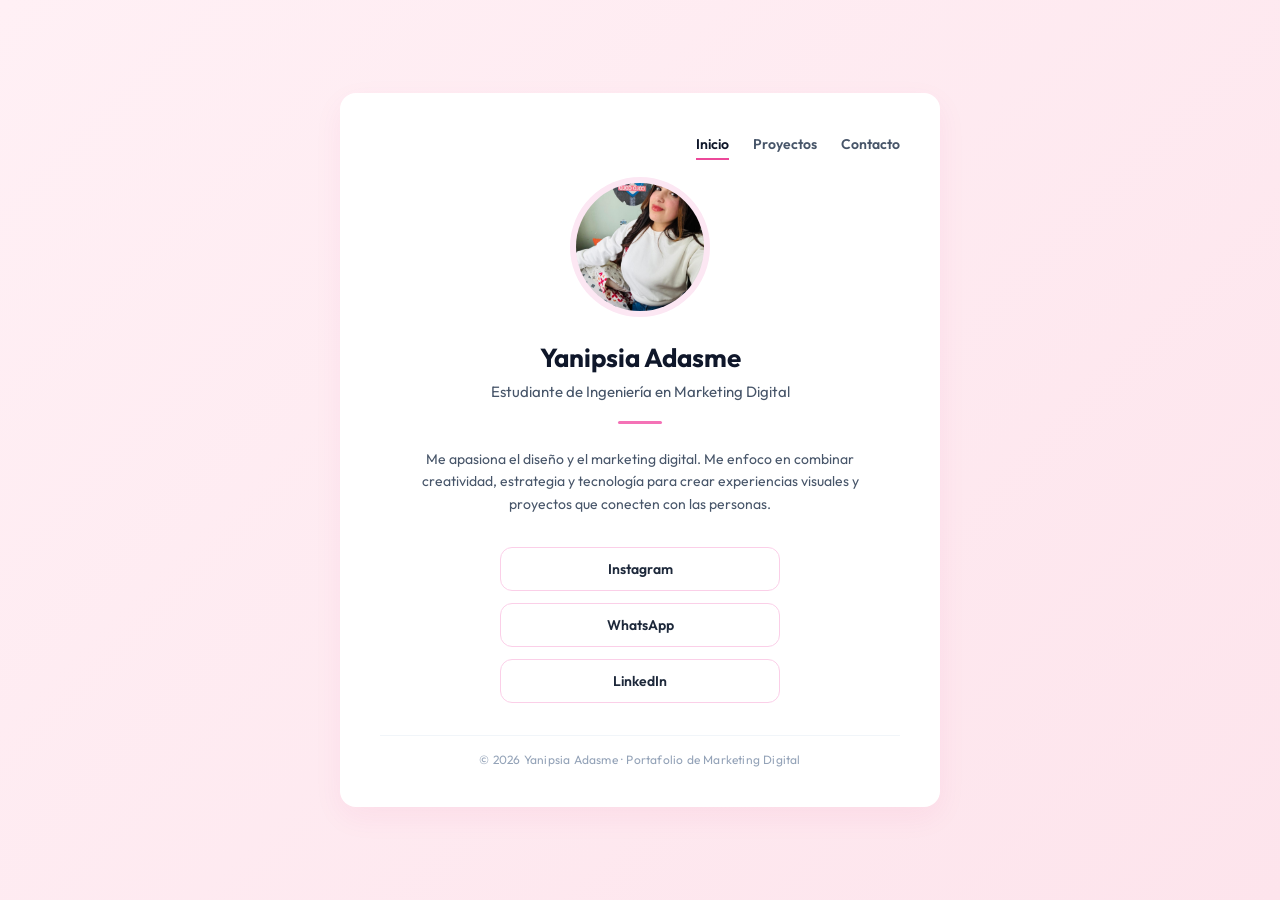
<file: index.html>
<!DOCTYPE html>
<html lang="es">

<head>
    <meta charset="UTF-8">
    <meta name="viewport" content="width=device-width, initial-scale=1.0">
    <title>Mi Portafolio - Tarjeta de Presentación</title>
    <!-- Vinculación del archivo CSS externo -->
    <link rel="stylesheet" href="css/style.css">
    <!-- Estilos de la librería Animate On Scroll (AOS) -->
    <link rel="stylesheet" href="https://unpkg.com/aos@next/dist/aos.css" />
    <!-- Tipografía desde Google Fonts (Outfit) -->
    <link rel="preconnect" href="https://fonts.googleapis.com">
    <link rel="preconnect" href="https://fonts.gstatic.com" crossorigin>
    <link href="https://fonts.googleapis.com/css2?family=Outfit:wght@300;400;600;700&display=swap" rel="stylesheet">
</head>

<body>

    <!-- CONTENEDOR CENTRAL SEMÁNTICO (TARJETA DE PRESENTACIÓN) -->
    <main class="card" data-aos="fade-up" data-aos-duration="700">
        <!-- 1. ENCABEZADO Y MENÚ DE NAVEGACIÓN -->
        <header class="main-header">
            <nav class="nav-menu">
                <ul>
                    <li><a href="index.html" class="active">Inicio</a></li>
                    <li><a href="proyectos.html">Proyectos</a></li>
                    <li><a href="contacto.html">Contacto</a></li>
                </ul>
            </nav>
        </header>

        <!-- 2. SECCIÓN DE PERFIL PERSONAL -->
        <section class="profile-section">
            <!-- Foto de perfil con animación zoom-in -->
            <div class="avatar-container" data-aos="zoom-in" data-aos-delay="200">
                <img src="img/avatar.jpg" alt="Foto de perfil de Yanipsia Adasme" class="avatar-img">
            </div>

            <!-- Información personal y profesional -->
            <h1 class="profile-name" data-aos="fade-up" data-aos-delay="300">Yanipsia Adasme</h1>
            <p class="profile-title" data-aos="fade-up" data-aos-delay="350">Estudiante de Ingeniería en Marketing Digital</p>

            <!-- Línea horizontal decorativa -->
            <hr class="divider" data-aos="scale-up" data-aos-delay="400">

            <p class="profile-bio" data-aos="fade-up" data-aos-delay="450">
                Me apasiona el diseño y el marketing digital. Me enfoco en combinar creatividad,
                estrategia y tecnología para crear experiencias visuales y proyectos que conecten con las personas.
            </p>
        </section>

        <!-- 3. SECCIÓN DE REDES SOCIALES Y ENLACES EXTERNOS -->
        <section class="social-section" data-aos="fade-up" data-aos-delay="500">
            <div class="social-links">
                <a href="https://www.instagram.com/Yaniiii.liset/" target="_blank" rel="noopener noreferrer" class="social-btn">Instagram</a>
                <a href="https://wa.me/56942504374" target="_blank" rel="noopener noreferrer" class="social-btn">WhatsApp</a>
                <a href="https://www.linkedin.com" target="_blank" rel="noopener noreferrer" class="social-btn">LinkedIn</a>
            </div>
        </section>

        <!-- 4. PIE DE PÁGINA SEMÁNTICO -->
        <footer class="card-footer" data-aos="fade" data-aos-delay="600">
            <p>&copy; 2026 Yanipsia Adasme &middot; Portafolio de Marketing Digital</p>
        </footer>
    </main>

    <!-- Librería JavaScript de AOS -->
    <script src="https://unpkg.com/aos@next/dist/aos.js"></script>
    <script>
        AOS.init({
            duration: 800,
            once: true
        });
    </script>
</body>

</html>
</file>
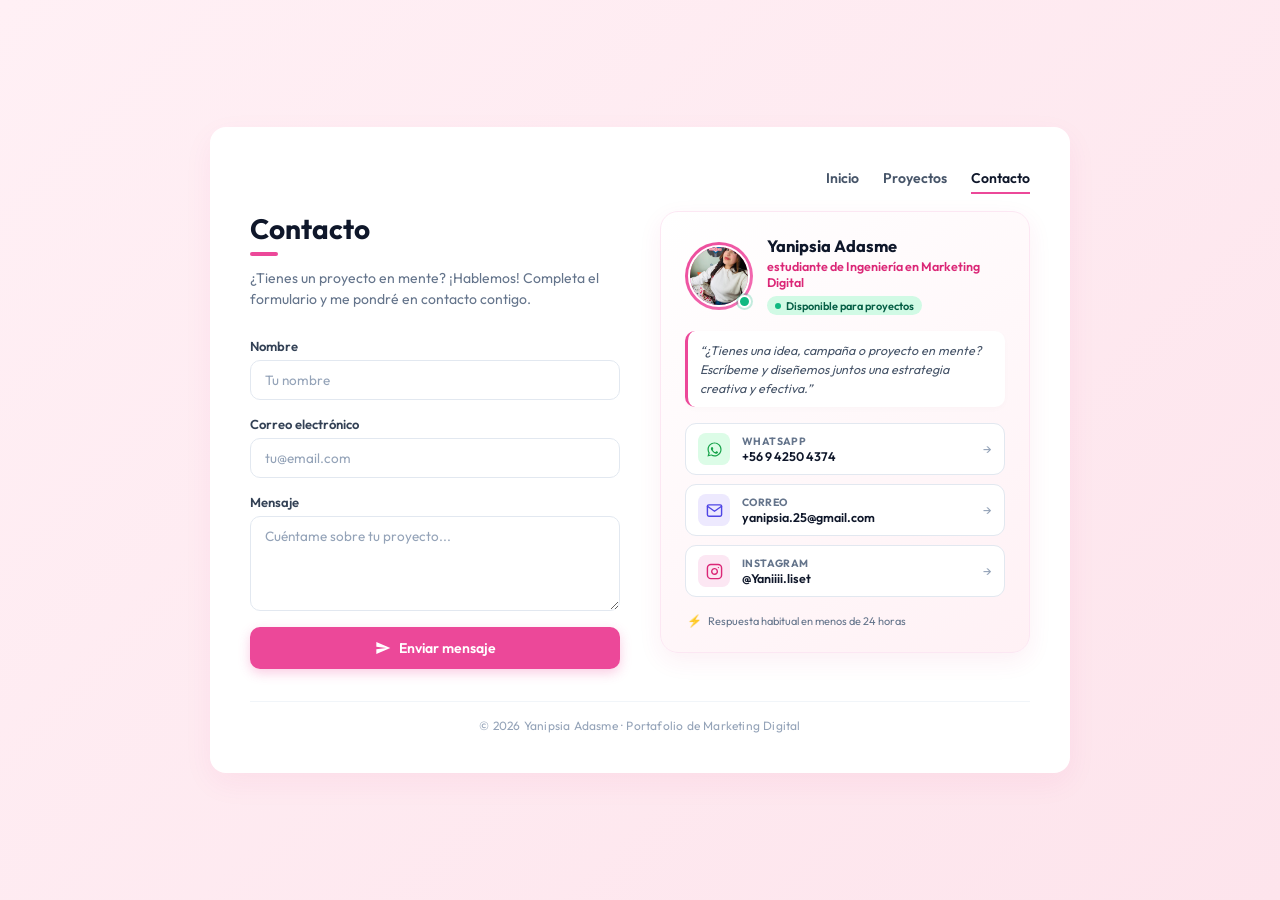
<file: contacto.html>
<!DOCTYPE html>
<html lang="es">

<head>
    <meta charset="UTF-8">
    <meta name="viewport" content="width=device-width, initial-scale=1.0">
    <title>Contacto - Yanipsia Adasme | Portafolio</title>
    <!-- Vinculación del archivo CSS común -->
    <link rel="stylesheet" href="css/style.css">
    <!-- Estilos de la librería Animate On Scroll (AOS) -->
    <link rel="stylesheet" href="https://unpkg.com/aos@next/dist/aos.css" />
    <!-- Tipografía Google Fonts Outfit -->
    <link rel="preconnect" href="https://fonts.googleapis.com">
    <link rel="preconnect" href="https://fonts.gstatic.com" crossorigin>
    <link href="https://fonts.googleapis.com/css2?family=Outfit:wght@300;400;600;700&display=swap" rel="stylesheet">
</head>

<body>

    <!-- CONTENEDOR CENTRAL SEMÁNTICO (TARJETA ANCHA PARA CONTACTO) -->
    <main class="card card-wide" data-aos="fade-up" data-aos-duration="700">
        <!-- MENÚ DE NAVEGACIÓN COMÚN -->
        <header class="main-header">
            <nav class="nav-menu">
                <ul>
                    <li><a href="index.html">Inicio</a></li>
                    <li><a href="proyectos.html">Proyectos</a></li>
                    <li><a href="contacto.html" class="active">Contacto</a></li>
                </ul>
            </nav>
        </header>

        <!-- LAYOUT DE CONTACTO EN DOS COLUMNAS -->
        <div class="contact-layout">
            <!-- COLUMNA IZQUIERDA: FORMULARIO -->
            <section class="contact-form-column" data-aos="fade-right" data-aos-delay="200">
                <header class="page-header">
                    <h1 class="page-title">Contacto</h1>
                    <div class="title-accent"></div>
                    <p class="page-subtitle">
                        ¿Tienes un proyecto en mente? ¡Hablemos! Completa el formulario y me pondré en contacto contigo.
                    </p>
                </header>

                <form action="#" method="POST" class="contact-form">
                    <div class="form-group">
                        <label for="nombre">Nombre</label>
                        <input type="text" id="nombre" name="nombre" placeholder="Tu nombre" required>
                    </div>

                    <div class="form-group">
                        <label for="email">Correo electrónico</label>
                        <input type="email" id="email" name="email" placeholder="tu@email.com" required>
                    </div>

                    <div class="form-group">
                        <label for="mensaje">Mensaje</label>
                        <textarea id="mensaje" name="mensaje" rows="4" placeholder="Cuéntame sobre tu proyecto..."
                            required></textarea>
                    </div>

                    <button type="submit" class="btn-submit">
                        <svg class="btn-icon" xmlns="http://www.w3.org/2000/svg" viewBox="0 0 24 24"
                            fill="currentColor">
                            <path d="M2.01 21L23 12 2.01 3 2 10l15 2-15 2z" />
                        </svg>
                        Enviar mensaje
                    </button>
                </form>
            </section>

            <!-- COLUMNA DERECHA: TARJETA DE CONTACTO PERSONALIZADA -->
            <aside class="contact-aside-column" data-aos="fade-left" data-aos-delay="300">
                <div class="contact-card-personalized">
                    <!-- Cabecera con foto de perfil y badge de disponibilidad -->
                    <div class="contact-profile-header">
                        <div class="contact-avatar-wrapper">
                            <img src="img/contacto-foto.jpg" alt="Foto de Yanipsia Adasme" class="contact-avatar-img">
                            <span class="contact-status-indicator" title="Disponible para nuevos proyectos"></span>
                        </div>
                        <div class="contact-profile-info">
                            <h2 class="contact-profile-name">Yanipsia Adasme</h2>
                            <p class="contact-profile-role">estudiante de Ingeniería en Marketing Digital</p>
                            <span class="contact-status-tag">
                                <span class="status-dot"></span> Disponible para proyectos
                            </span>
                        </div>
                    </div>

                    <!-- Mensaje personalizado -->
                    <p class="contact-personal-quote">
                        &ldquo;¿Tienes una idea, campaña o proyecto en mente? Escríbeme y diseñemos juntos una
                        estrategia creativa y efectiva.&rdquo;
                    </p>

                    <!-- Canales de contacto directo -->
                    <div class="contact-channels-list">
                        <!-- WhatsApp Directo -->
                        <a href="https://wa.me/56942504374?text=Hola%20Yanipsia,%20vi%20tu%20portafolio%20y%20me%20gustar%C3%ADa%20conversar%20sobre%20un%20proyecto"
                            target="_blank" rel="noopener noreferrer" class="contact-channel-item">
                            <div class="channel-icon whatsapp">
                                <svg xmlns="http://www.w3.org/2000/svg" viewBox="0 0 24 24" fill="currentColor">
                                    <path
                                        d="M12.04 2c-5.46 0-9.91 4.45-9.91 9.91 0 1.75.46 3.45 1.32 4.95L2.05 22l5.25-1.38c1.45.79 3.08 1.21 4.74 1.21 5.46 0 9.91-4.45 9.91-9.91 0-2.65-1.03-5.14-2.9-7.01A9.816 9.816 0 0 0 12.04 2zm.01 1.67c2.2 0 4.26.86 5.82 2.42a8.225 8.225 0 0 1 2.41 5.83c0 4.54-3.7 8.24-8.24 8.24-1.45 0-2.87-.38-4.12-1.1l-.3-.17-3.12.82.83-3.04-.19-.3a8.204 8.204 0 0 1-1.26-4.45c0-4.54 3.7-8.24 8.24-8.24zm4.52 11.66c-.25-.13-1.47-.72-1.7-.81-.23-.08-.39-.13-.56.13-.17.25-.64.81-.79.98-.14.17-.29.19-.54.06-.25-.13-1.06-.39-2.02-1.25-.75-.67-1.25-1.49-1.4-1.74-.14-.25-.02-.39.11-.51.11-.11.25-.29.37-.44.13-.14.17-.25.25-.42.08-.17.04-.31-.02-.44-.06-.13-.56-1.35-.77-1.85-.2-.49-.41-.42-.56-.43l-.48-.01c-.17 0-.44.06-.67.31-.23.25-.87.85-.87 2.08s.89 2.41 1.01 2.58c.13.17 1.75 2.67 4.24 3.74.59.26 1.05.41 1.41.53.59.19 1.13.16 1.56.1.48-.07 1.47-.6 1.68-1.18.21-.58.21-1.07.15-1.18-.06-.1-.23-.17-.48-.29z" />
                                </svg>
                            </div>
                            <div class="channel-content">
                                <span class="channel-label">WhatsApp</span>
                                <span class="channel-value">+56 9 4250 4374</span>
                            </div>
                            <span class="channel-action-arrow">&rarr;</span>
                        </a>

                        <!-- Correo Directo -->
                        <a href="mailto:yanipsia.25@gmail.com" class="contact-channel-item">
                            <div class="channel-icon email">
                                <svg xmlns="http://www.w3.org/2000/svg" viewBox="0 0 24 24" fill="none"
                                    stroke="currentColor" stroke-width="2" stroke-linecap="round"
                                    stroke-linejoin="round">
                                    <path
                                        d="M4 4h16c1.1 0 2 .9 2 2v12c0 1.1-.9 2-2 2H4c-1.1 0-2-.9-2-2V6c0-1.1.9-2 2-2z" />
                                    <polyline points="22,6 12,13 2,6" />
                                </svg>
                            </div>
                            <div class="channel-content">
                                <span class="channel-label">Correo</span>
                                <span class="channel-value">yanipsia.25@gmail.com</span>
                            </div>
                            <span class="channel-action-arrow">&rarr;</span>
                        </a>

                        <!-- Instagram -->
                        <a href="https://www.instagram.com/Yaniiii.liset/" target="_blank" rel="noopener noreferrer"
                            class="contact-channel-item">
                            <div class="channel-icon instagram">
                                <svg xmlns="http://www.w3.org/2000/svg" viewBox="0 0 24 24" fill="none"
                                    stroke="currentColor" stroke-width="2" stroke-linecap="round"
                                    stroke-linejoin="round">
                                    <rect x="2" y="2" width="20" height="20" rx="5" ry="5" />
                                    <path d="M16 11.37A4 4 0 1 1 12.63 8 4 4 0 0 1 16 11.37z" />
                                    <line x1="17.5" y1="6.5" x2="17.51" y2="6.5" />
                                </svg>
                            </div>
                            <div class="channel-content">
                                <span class="channel-label">Instagram</span>
                                <span class="channel-value">@Yaniiii.liset</span>
                            </div>
                            <span class="channel-action-arrow">&rarr;</span>
                        </a>
                    </div>

                    <!-- Nota al pie -->
                    <div class="contact-footer-note">
                        <span class="lightning-icon">&#9889;</span>
                        <span>Respuesta habitual en menos de 24 horas</span>
                    </div>
                </div>
            </aside>
        </div>

        <!-- PIE DE PÁGINA SEMÁNTICO -->
        <footer class="card-footer" data-aos="fade" data-aos-delay="400">
            <p>&copy; 2026 Yanipsia Adasme &middot; Portafolio de Marketing Digital</p>
        </footer>
    </main>

    <!-- Librería JavaScript de AOS -->
    <script src="https://unpkg.com/aos@next/dist/aos.js"></script>
    <script>
        AOS.init({
            duration: 800,
            once: true
        });
    </script>
</body>

</html>
</file>
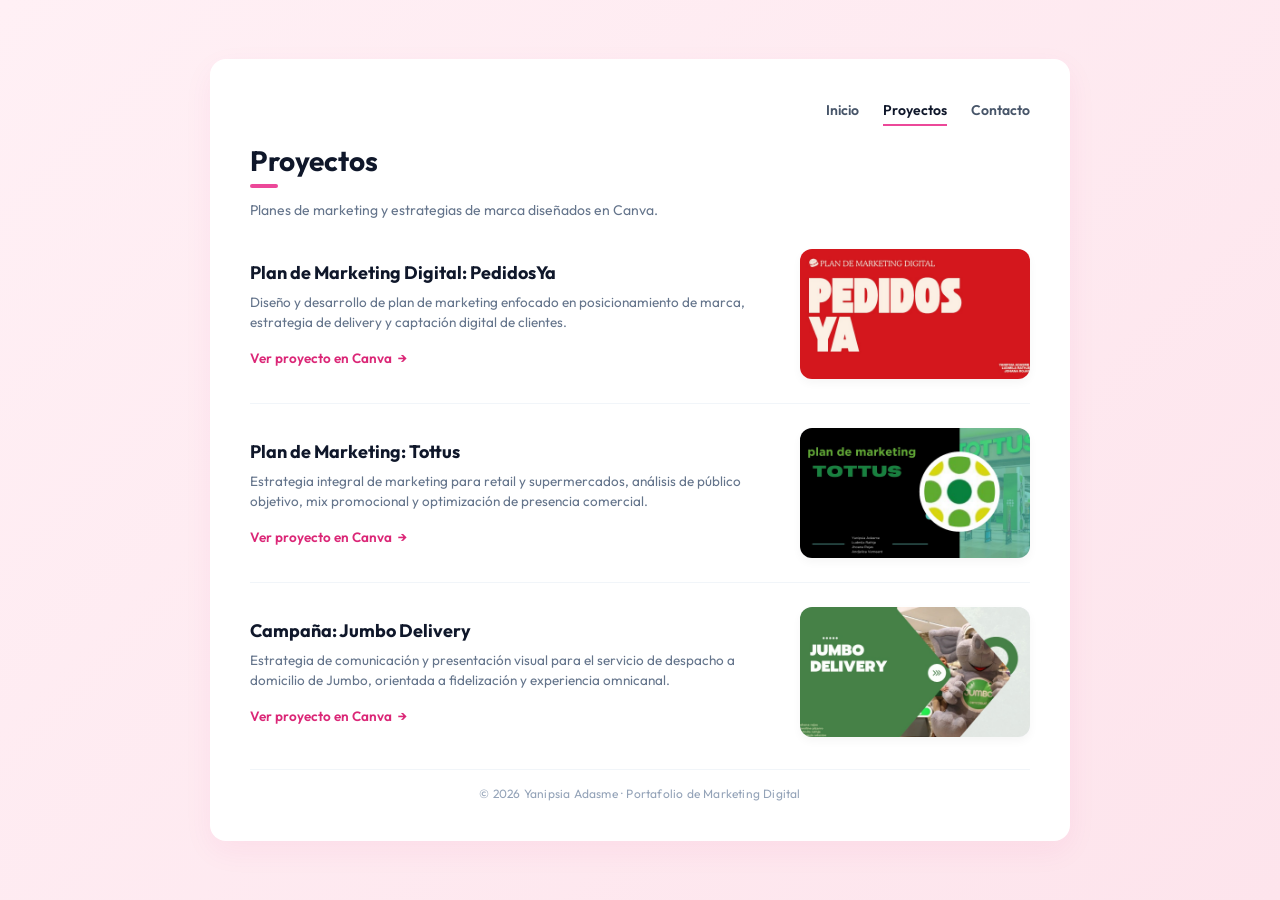
<file: proyectos.html>
<!DOCTYPE html>
<html lang="es">

<head>
    <meta charset="UTF-8">
    <meta name="viewport" content="width=device-width, initial-scale=1.0">
    <title>Proyectos - Yanipsia Adasme | Portafolio</title>
    <!-- Vinculación del archivo CSS común -->
    <link rel="stylesheet" href="css/style.css">
    <!-- Estilos de la librería Animate On Scroll (AOS) -->
    <link rel="stylesheet" href="https://unpkg.com/aos@next/dist/aos.css" />
    <!-- Tipografía Google Fonts Outfit -->
    <link rel="preconnect" href="https://fonts.googleapis.com">
    <link rel="preconnect" href="https://fonts.gstatic.com" crossorigin>
    <link href="https://fonts.googleapis.com/css2?family=Outfit:wght@300;400;600;700&display=swap" rel="stylesheet">
</head>

<body>

    <!-- CONTENEDOR CENTRAL SEMÁNTICO (TARJETA ANCHA PARA PROYECTOS) -->
    <main class="card card-wide" data-aos="fade-up" data-aos-duration="700">
        <!-- MENÚ DE NAVEGACIÓN COMÚN -->
        <header class="main-header">
            <nav class="nav-menu">
                <ul>
                    <li><a href="index.html">Inicio</a></li>
                    <li><a href="proyectos.html" class="active">Proyectos</a></li>
                    <li><a href="contacto.html">Contacto</a></li>
                </ul>
            </nav>
        </header>

        <!-- ENCABEZADO DE LA PÁGINA -->
        <header class="page-header" data-aos="fade-down" data-aos-delay="150">
            <h1 class="page-title">Proyectos</h1>
            <div class="title-accent"></div>
            <p class="page-subtitle">Planes de marketing y estrategias de marca diseñados en Canva.</p>
        </header>

        <!-- LISTA SEMÁNTICA DE PROYECTOS -->
        <section class="projects-list">
            <!-- Proyecto 1: Plan de marketing PedidosYa -->
            <article class="project-row" data-aos="fade-up" data-aos-delay="200">
                <div class="project-details">
                    <h2 class="project-name">Plan de Marketing Digital: PedidosYa</h2>
                    <p class="project-description">
                        Diseño y desarrollo de plan de marketing enfocado en posicionamiento de marca, estrategia de delivery y captación digital de clientes.
                    </p>
                    <a href="https://canva.link/4ierigq825n837b" target="_blank" rel="noopener noreferrer" class="project-action-link">
                        Ver proyecto en Canva <span class="arrow">&rarr;</span>
                    </a>
                </div>
                <div class="project-media">
                    <img src="img/proyecto1.jpg" alt="Portada de Plan de Marketing Digital PedidosYa diseñado en Canva" class="project-img">
                </div>
            </article>

            <!-- Proyecto 2: Plan de marketing Tottus -->
            <article class="project-row" data-aos="fade-up" data-aos-delay="300">
                <div class="project-details">
                    <h2 class="project-name">Plan de Marketing: Tottus</h2>
                    <p class="project-description">
                        Estrategia integral de marketing para retail y supermercados, análisis de público objetivo, mix promocional y optimización de presencia comercial.
                    </p>
                    <a href="https://canva.link/iyv4ypbs5pezcm4" target="_blank" rel="noopener noreferrer" class="project-action-link">
                        Ver proyecto en Canva <span class="arrow">&rarr;</span>
                    </a>
                </div>
                <div class="project-media">
                    <img src="img/proyecto2.jpg" alt="Portada de Plan de Marketing Tottus diseñado en Canva" class="project-img">
                </div>
            </article>

            <!-- Proyecto 3: Campaña Jumbo Delivery -->
            <article class="project-row" data-aos="fade-up" data-aos-delay="400">
                <div class="project-details">
                    <h2 class="project-name">Campaña: Jumbo Delivery</h2>
                    <p class="project-description">
                        Estrategia de comunicación y presentación visual para el servicio de despacho a domicilio de Jumbo, orientada a fidelización y experiencia omnicanal.
                    </p>
                    <a href="https://canva.link/dzezbvujthzv29a" target="_blank" rel="noopener noreferrer" class="project-action-link">
                        Ver proyecto en Canva <span class="arrow">&rarr;</span>
                    </a>
                </div>
                <div class="project-media">
                    <img src="img/proyecto3.jpg" alt="Portada de Campaña Jumbo Delivery diseñada en Canva" class="project-img">
                </div>
            </article>
        </section>

        <!-- PIE DE PÁGINA SEMÁNTICO -->
        <footer class="card-footer" data-aos="fade" data-aos-delay="500">
            <p>&copy; 2026 Yanipsia Adasme &middot; Portafolio de Marketing Digital</p>
        </footer>
    </main>

    <!-- Librería JavaScript de AOS -->
    <script src="https://unpkg.com/aos@next/dist/aos.js"></script>
    <script>
        AOS.init({
            duration: 800,
            once: true
        });
    </script>
</body>

</html>
</file>
<file: css/style.css>
/* ==========================================================================
   1. RESET Y ESTILOS GENERALES
   ========================================================================== */
* {
    margin: 0;
    padding: 0;
    box-sizing: border-box;
}

html {
    overflow-x: hidden;
}

body {
    font-family: 'Outfit', 'Arial', sans-serif;
    background: linear-gradient(135deg, #fff0f5 0%, #fde4ec 100%);
    background-color: #fdf0f4; /* Tono rosado clarito suave y elegante */
    display: flex;
    justify-content: center;
    align-items: center;
    min-height: 100vh;
    padding: 30px 20px;
    overflow-x: hidden; /* Evita scroll horizontal al disparar animaciones AOS */
}

/* Regla general de escalabilidad fluida para imágenes */
img {
    max-width: 100%;
    height: auto;
}

/* ==========================================================================
   2. CONTENEDOR CENTRAL RESPONSIVO (CARD)
   ========================================================================== */
.card {
    background-color: #ffffff;
    width: 90%;
    max-width: 600px;
    border-radius: 16px;
    box-shadow: 0 10px 30px rgba(219, 39, 119, 0.06);
    padding: 40px;
    text-align: center;
    transition: max-width 0.3s ease;
}

/* Variante más ancha y alineada a la izquierda para Proyectos y Contacto */
.card.card-wide {
    max-width: 860px;
    text-align: left;
}

/* ==========================================================================
   3. MENÚ DE NAVEGACIÓN SUPERIOR COMÚN
   ========================================================================== */
.nav-menu ul {
    list-style: none;
    display: flex;
    justify-content: flex-end;
    gap: 24px;
    margin-bottom: 24px;
}

.nav-menu a {
    text-decoration: none;
    color: #475569;
    font-weight: 600;
    font-size: 14px;
    padding-bottom: 5px;
    transition: color 0.2s ease, border-bottom 0.2s ease;
}

.nav-menu a:hover {
    color: #db2777;
}

/* Indicador de página activa */
.nav-menu a.active {
    color: #0f172a;
    border-bottom: 2.5px solid #ec4899;
}

/* ==========================================================================
   4. FOTO DE PERFIL CIRCULAR (AVATAR EN INICIO)
   ========================================================================== */
.avatar-container {
    width: 140px;
    height: 140px;
    margin: 0 auto 24px auto;
    border-radius: 50%;
    background: #fce7f3;
    padding: 6px;
}

.avatar-img {
    width: 100%;
    height: 100%;
    border-radius: 50%;
    object-fit: cover;
    display: block;
}

/* ==========================================================================
   5. INFORMACIÓN PERSONAL Y BIOGRAFÍA (INICIO)
   ========================================================================== */
.profile-name {
    font-size: 26px;
    font-weight: 700;
    color: #0f172a;
    margin-bottom: 8px;
}

.profile-title {
    font-size: 15px;
    color: #475569;
    margin-bottom: 20px;
}

.divider {
    width: 44px;
    height: 3px;
    background-color: #f472b6;
    border: none;
    border-radius: 2px;
    margin: 0 auto 24px auto;
}

.profile-bio {
    font-size: 14px;
    line-height: 1.6;
    color: #475569;
    max-width: 440px;
    margin: 0 auto 32px auto;
}

/* ==========================================================================
   6. BOTONES DE REDES SOCIALES (INICIO)
   ========================================================================== */
.social-links {
    display: flex;
    flex-direction: column;
    gap: 12px;
    max-width: 280px;
    margin: 0 auto;
}

.social-btn {
    display: flex;
    justify-content: center;
    align-items: center;
    text-decoration: none;
    padding: 12px 20px;
    border: 1.5px solid #fbcfe8;
    border-radius: 12px;
    color: #1e293b;
    font-weight: 600;
    font-size: 14px;
    background-color: #ffffff;
    transition: all 0.2s ease;
}

.social-btn:hover {
    border-color: #ec4899;
    background-color: #fff1f5;
    color: #be185d;
    transform: translateY(-2px);
    box-shadow: 0 4px 12px rgba(236, 72, 153, 0.18);
}

/* ==========================================================================
   7. ENCABEZADOS DE SECCIÓN (PROYECTOS Y CONTACTO)
   ========================================================================== */
.page-header {
    margin-bottom: 28px;
}

.page-title {
    font-size: 28px;
    font-weight: 700;
    color: #0f172a;
    margin-bottom: 6px;
}

.title-accent {
    width: 28px;
    height: 3.5px;
    background-color: #ec4899;
    border-radius: 2px;
    margin-bottom: 12px;
}

.page-subtitle {
    font-size: 14px;
    color: #64748b;
    line-height: 1.5;
}

/* ==========================================================================
   8. PÁGINA DE PROYECTOS (LISTADO Y FILAS)
   ========================================================================== */
.projects-list {
    display: flex;
    flex-direction: column;
    gap: 24px;
}

.project-row {
    display: flex;
    align-items: center;
    justify-content: space-between;
    gap: 28px;
    padding-bottom: 24px;
    border-bottom: 1px solid #f1f5f9;
}

.project-row:last-child {
    border-bottom: none;
    padding-bottom: 0;
}

.project-details {
    flex: 1;
    min-width: 0;
}

.project-name {
    font-size: 18px;
    font-weight: 700;
    color: #0f172a;
    margin-bottom: 8px;
}

.project-description {
    font-size: 13.5px;
    color: #64748b;
    line-height: 1.5;
    margin-bottom: 14px;
}

.project-action-link {
    display: inline-flex;
    align-items: center;
    gap: 6px;
    font-size: 13.5px;
    font-weight: 600;
    color: #db2777;
    text-decoration: none;
    transition: color 0.2s ease, transform 0.2s ease;
}

.project-action-link .arrow {
    display: inline-block;
    transition: transform 0.2s ease;
}

.project-action-link:hover {
    color: #9d174d;
}

.project-action-link:hover .arrow {
    transform: translateX(4px);
}

.project-media {
    width: 230px;
    height: 130px;
    flex-shrink: 0;
    border-radius: 12px;
    overflow: hidden;
    background-color: #f5f3ff;
    box-shadow: 0 4px 10px rgba(0, 0, 0, 0.04);
}

.project-img {
    width: 100%;
    height: 100%;
    object-fit: cover;
    display: block;
    transition: transform 0.3s ease;
}

.project-row:hover .project-img {
    transform: scale(1.04);
}

/* ==========================================================================
   9. PÁGINA DE CONTACTO (FORMULARIO Y COLUMNA LATERAL)
   ========================================================================== */
.contact-layout {
    display: grid;
    grid-template-columns: 1fr 1fr;
    gap: 40px;
    align-items: start;
}

.contact-form-column {
    display: flex;
    flex-direction: column;
}

.contact-form {
    display: flex;
    flex-direction: column;
    gap: 16px;
}

.form-group {
    display: flex;
    flex-direction: column;
    gap: 6px;
}

.form-group label {
    font-size: 13px;
    font-weight: 600;
    color: #334155;
}

.form-group input,
.form-group textarea {
    width: 100%;
    padding: 10px 14px;
    border: 1.5px solid #e2e8f0;
    border-radius: 10px;
    font-family: inherit;
    font-size: 13.5px;
    color: #0f172a;
    background-color: #ffffff;
    transition: border-color 0.2s ease, box-shadow 0.2s ease;
    outline: none;
}

.form-group input::placeholder,
.form-group textarea::placeholder {
    color: #94a3b8;
}

.form-group input:focus,
.form-group textarea:focus {
    border-color: #ec4899;
    box-shadow: 0 0 0 3px rgba(236, 72, 153, 0.18);
}

.form-group textarea {
    resize: vertical;
    min-height: 95px;
}

.btn-submit {
    display: inline-flex;
    align-items: center;
    justify-content: center;
    gap: 8px;
    width: 100%;
    padding: 12px 18px;
    background-color: #ec4899;
    color: #ffffff;
    border: none;
    border-radius: 10px;
    font-weight: 600;
    font-size: 14px;
    font-family: inherit;
    cursor: pointer;
    transition: background-color 0.2s ease, transform 0.2s ease, box-shadow 0.2s ease;
    box-shadow: 0 4px 12px rgba(236, 72, 153, 0.28);
}

.btn-submit:hover {
    background-color: #db2777;
    transform: translateY(-2px);
    box-shadow: 0 6px 16px rgba(219, 39, 119, 0.38);
}

.btn-icon {
    width: 16px;
    height: 16px;
}

/* Columna Lateral de Contacto Personalizada */
.contact-aside-column {
    display: flex;
    flex-direction: column;
    justify-content: center;
}

.contact-card-personalized {
    background: linear-gradient(145deg, #ffffff 0%, #fff1f5 100%);
    border: 1.5px solid #fce7f3;
    border-radius: 18px;
    padding: 24px;
    box-shadow: 0 8px 24px rgba(219, 39, 119, 0.07);
    display: flex;
    flex-direction: column;
    gap: 16px;
    transition: transform 0.2s ease, box-shadow 0.2s ease;
}

.contact-card-personalized:hover {
    box-shadow: 0 12px 28px rgba(219, 39, 119, 0.12);
}

/* Cabecera del perfil de contacto */
.contact-profile-header {
    display: flex;
    align-items: center;
    gap: 14px;
}

.contact-avatar-wrapper {
    position: relative;
    width: 68px;
    height: 68px;
    border-radius: 50%;
    padding: 3px;
    background: linear-gradient(135deg, #ec4899, #f472b6);
    flex-shrink: 0;
}

.contact-avatar-img {
    width: 100%;
    height: 100%;
    border-radius: 50%;
    object-fit: cover;
    display: block;
    border: 2px solid #ffffff;
}

.contact-status-indicator {
    position: absolute;
    bottom: 2px;
    right: 2px;
    width: 13px;
    height: 13px;
    background-color: #10b981;
    border: 2px solid #ffffff;
    border-radius: 50%;
    box-shadow: 0 0 0 2px rgba(16, 185, 129, 0.25);
}

.contact-profile-info {
    display: flex;
    flex-direction: column;
    gap: 2px;
    min-width: 0;
}

.contact-profile-name {
    font-size: 16.5px;
    font-weight: 700;
    color: #0f172a;
    line-height: 1.2;
}

.contact-profile-role {
    font-size: 12.5px;
    color: #db2777;
    font-weight: 600;
}

.contact-status-tag {
    display: inline-flex;
    align-items: center;
    gap: 5px;
    font-size: 11px;
    font-weight: 600;
    color: #065f46;
    background-color: #d1fae5;
    padding: 2.5px 8px;
    border-radius: 12px;
    margin-top: 4px;
    width: fit-content;
}

.contact-status-tag .status-dot {
    width: 6px;
    height: 6px;
    border-radius: 50%;
    background-color: #10b981;
}

/* Cita / mensaje personalizado */
.contact-personal-quote {
    font-size: 12.5px;
    line-height: 1.5;
    color: #475569;
    font-style: italic;
    background-color: #ffffff;
    padding: 10px 12px;
    border-radius: 10px;
    border-left: 3px solid #ec4899;
    box-shadow: 0 2px 6px rgba(0, 0, 0, 0.02);
}

/* Lista de canales de contacto directo */
.contact-channels-list {
    display: flex;
    flex-direction: column;
    gap: 9px;
}

.contact-channel-item {
    display: flex;
    align-items: center;
    gap: 12px;
    padding: 9px 12px;
    background-color: #ffffff;
    border: 1.2px solid #e2e8f0;
    border-radius: 11px;
    text-decoration: none;
    color: inherit;
    transition: all 0.2s ease;
}

.contact-channel-item:hover {
    border-color: #f472b6;
    background-color: #fff5f8;
    transform: translateX(3px);
    box-shadow: 0 4px 10px rgba(236, 72, 153, 0.1);
}

.channel-icon {
    width: 32px;
    height: 32px;
    border-radius: 8px;
    display: flex;
    align-items: center;
    justify-content: center;
    flex-shrink: 0;
}

.channel-icon svg {
    width: 17px;
    height: 17px;
}

.channel-icon.whatsapp {
    background-color: #dcfce7;
    color: #16a34a;
}

.channel-icon.email {
    background-color: #ede9fe;
    color: #4f46e5;
}

.channel-icon.instagram {
    background-color: #fce7f3;
    color: #db2777;
}

.channel-content {
    flex: 1;
    min-width: 0;
    display: flex;
    flex-direction: column;
}

.channel-label {
    font-size: 10.5px;
    font-weight: 700;
    text-transform: uppercase;
    letter-spacing: 0.4px;
    color: #64748b;
}

.channel-value {
    font-size: 12.5px;
    font-weight: 600;
    color: #0f172a;
    white-space: nowrap;
    overflow: hidden;
    text-overflow: ellipsis;
}

.channel-action-arrow {
    color: #94a3b8;
    font-size: 13px;
    transition: transform 0.2s ease, color 0.2s ease;
}

.contact-channel-item:hover .channel-action-arrow {
    color: #ec4899;
    transform: translateX(3px);
}

/* Nota de confianza */
.contact-footer-note {
    font-size: 11px;
    color: #64748b;
    display: flex;
    align-items: center;
    gap: 6px;
    padding: 0 2px;
}

.lightning-icon {
    color: #f59e0b;
    font-size: 12px;
}

/* ==========================================================================
   10. RESPONSIVIDAD (DISPOSITIVOS MÓVILES Y TABLETS)
   ========================================================================== */
@media (max-width: 768px) {
    body {
        padding: 15px 10px;
    }

    .card {
        padding: 24px 18px;
        width: 95%;
    }

    .nav-menu ul {
        justify-content: center;
        gap: 18px;
    }

    .project-row {
        flex-direction: column-reverse;
        align-items: flex-start;
        gap: 14px;
    }

    .project-media {
        width: 100%;
        height: 160px;
    }

    .contact-layout {
        grid-template-columns: 1fr;
        gap: 24px;
    }

    .contact-aside-column {
        order: -1;
        padding-top: 0;
    }
}

/* ==========================================================================
   11. PIE DE PÁGINA SEMÁNTICO (CARD FOOTER)
   ========================================================================== */
.card-footer {
    margin-top: 32px;
    padding-top: 16px;
    border-top: 1px solid #f1f5f9;
    text-align: center;
}

.card-footer p {
    font-size: 12px;
    color: #94a3b8;
    font-weight: 400;
    letter-spacing: 0.2px;
}
</file>
